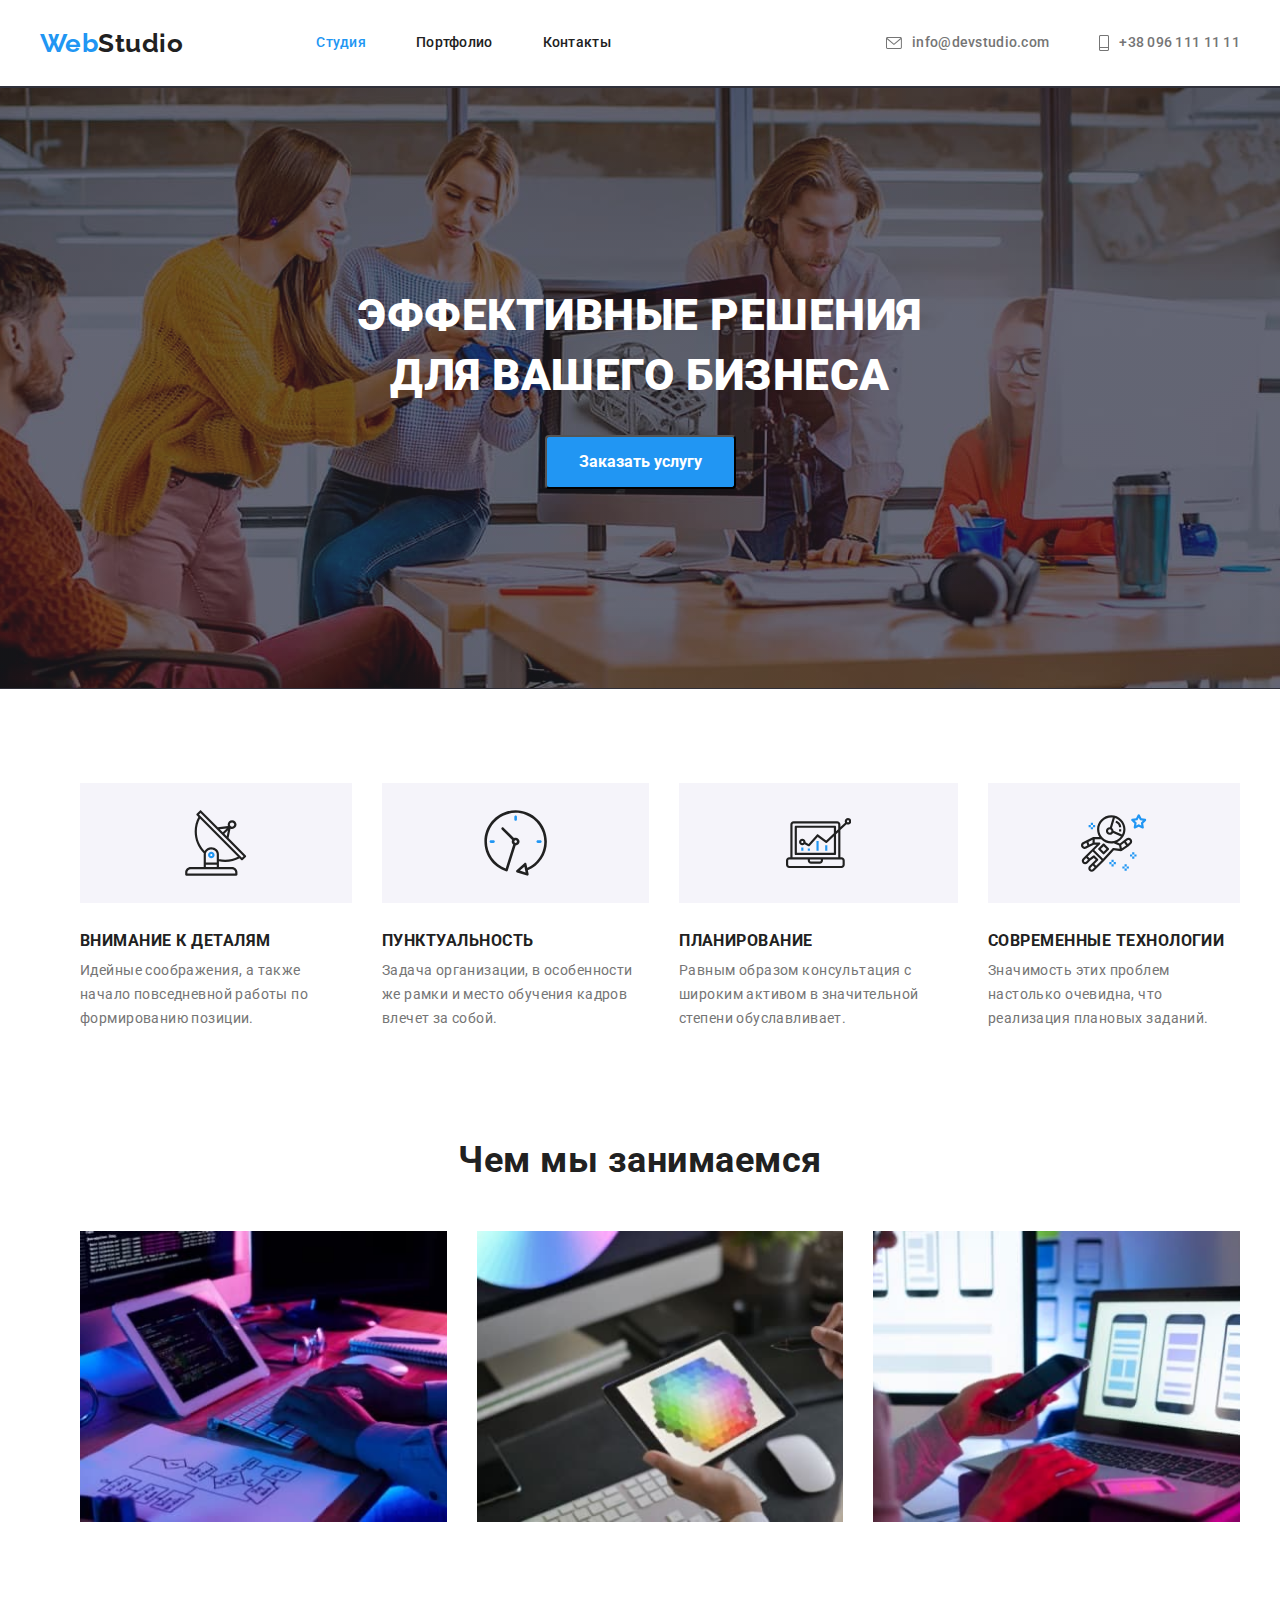
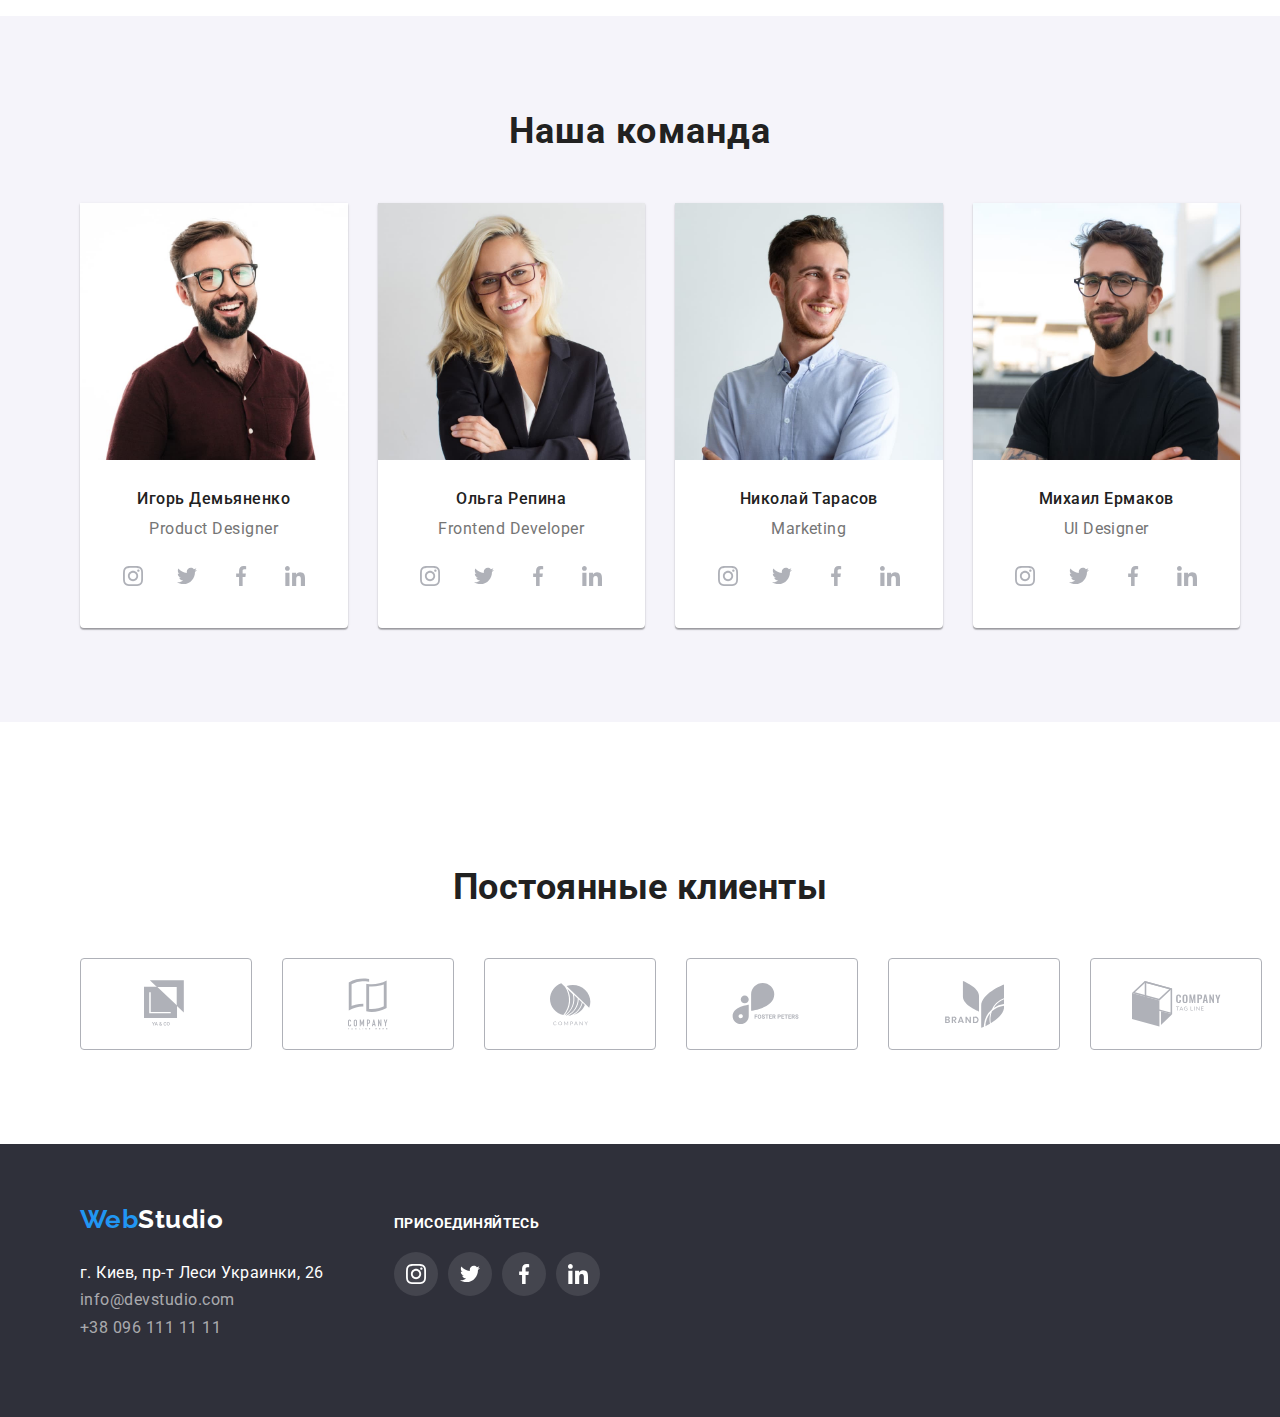
<file: index.html>
<!DOCTYPE html>
<html lang="ru">
  <head>
    <meta charset="UTF-8" />
    <meta name="viewport" content="width=device-width, initial-scale=1.0" />
    <title>Студия</title>
    <link
      href="https://fonts.googleapis.com/css2?family=Raleway&family=Roboto:wght@400;500;700;900&display=swap"
      rel="stylesheet"
    />
    <link rel="stylesheet" href="./css/normalize.css" />
    <link rel="stylesheet" href="./css/style.css" />
  </head>

  <body>
    <!-- Header -->
    <header class="page-header">
      <div class="conteiner">
        <nav class="flexbox">
          <a href="./index.html" class="logo"
            ><span class="logoblue">Web</span>Studio</a
          >

          <!-- Novigation-->
          <ul class="site-nav">
            <li class="item">
              <a class="link link-current" href="./index.html"> Студия</a>
            </li>
            <li class="item">
              <a class="link" href="./portfolio.html">Портфолио</a>
            </li>
            <li class="item">
              <a class="link" href="">Контакты</a>
            </li>
          </ul>

          <address class="addres">
            <ul class="auth-nav">
              <li class="item">
                <a class="link-addres" href="mailto:info@devstudio.com"
                  ><svg class="icon-mail hover">
                    <use href="./img/symbol-defs.svg#icon-hover"></use></svg
                  >info@devstudio.com</a
                >
              </li>
              <li class="item">
                <a class="link-addres" href="tel:+38-096-111-11-11"
                  ><svg class="icon-phone hover">
                    <use
                      href="./img/symbol-defs.svg#icon-smartphone"
                    ></use></svg
                  >+38 096 111 11 11</a
                >
              </li>
            </ul>
          </address>
        </nav>
      </div>
    </header>

    <!-- Главный Conteiner-->

    <main>
      <section class="hero">
        <div class="conteiner">
          <h1 class="hero-mane">Эффективные решения<br />для вашего бизнеса</h1>
          <button type="button" class="button-text">Заказать услугу</button>
        </div>
      </section>

      <!-- Блоки -->
      <section class="section">
        <div class="conteiner">
          <ul class="features-item">
            <li class="item-icon">
              <div class="icon-delivery">
                <svg class="icon-size">
                  <use href="./img/symbol-defs.svg#icon-antenna"></use>
                </svg>
              </div>
              <h2 class="title-features">Внимание к деталям</h2>
              <p class="text">
                Идейные соображения, а также начало повседневной работы по
                формированию позиции.
              </p>
            </li>
            <li class="item-icon">
              <div class="icon-delivery">
                <svg class="icon-size">
                  <use href="./img/symbol-defs.svg#icon-clock"></use>
                </svg>
              </div>
              <h2 class="title-features">Пунктуальность</h2>
              <p class="text">
                Задача организации, в особенности же рамки и место обучения
                кадров влечет за собой.
              </p>
            </li>
            <li class="item-icon">
              <div class="icon-delivery">
                <svg class="icon-size">
                  <use href="./img/symbol-defs.svg#icon-diagram"></use>
                </svg>
              </div>
              <h2 class="title-features">Планирование</h2>
              <p class="text">
                Равным образом консультация с широким активом в значительной
                степени обуславливает.
              </p>
            </li>
            <li class="item-icon">
              <div class="icon-delivery">
                <svg class="icon-size">
                  <use href="./img/symbol-defs.svg#icon-astronaut"></use>
                </svg>
              </div>
              <h2 class="title-features">Современные технологии</h2>
              <p class="text">
                Значимость этих проблем настолько очевидна, что реализация
                плановых заданий.
              </p>
            </li>
          </ul>
        </div>
      </section>

      <!-- Описание компании-->
      <section class="section no-padding">
        <div class="conteiner">
          <h3 class="title">Чем мы занимаемся</h3>
          <ul class="conteiner-work">
            <li class="work-list">
              <img
                src="./img/code3.jpeg"
                width="370"
                alt="Верстальщик пишет код"
              />
            </li>
            <li class="work-list">
              <img
                src="./img/color3.jpeg"
                width="370"
                alt="Выбирает цвет на макете"
              />
            </li>
            <li class="work-list">
              <img
                src="./img/phone3.jpeg"
                width="370"
                alt="Выбирает стиль для смартфонов"
              />
            </li>
          </ul>
        </div>
      </section>

      <!-- Команда -->
      <section class="section-comand no-padding">
        <div class="conteiner">
          <h4 class="title">Наша команда</h4>
          <ul class="people">
            <li class="working">
              <img
                src="./img/igor4.jpeg"
                width="270"
                alt="Фотография Игоря Демьяненко"
              />

              <h4 class="title-name">Игорь Демьяненко</h4>
              <p class="text-work">Product Designer</p>

              <ul class="icon-svg">
                <!-- Instagram -->
                <li class="icon-svg-list">
                  <a class="icon-set" href="#" aria-label="Instagram icon">
                    <svg class="link-svg">
                      <use href="./img/symbol-defs.svg#icon-instagram"></use>
                    </svg>
                  </a>
                </li>
                <!-- Twitter -->
                <li class="icon-svg-list">
                  <a class="icon-set" href="#" aria-label="twitter icon">
                    <svg class="link-svg">
                      <use href="./img/symbol-defs.svg#icon-twitter"></use>
                    </svg>
                  </a>
                </li>
                <!-- facebook -->
                <li class="icon-svg-list">
                  <a class="icon-set" href="#" aria-label="twitter icon">
                    <svg class="link-svg">
                      <use href="./img/symbol-defs.svg#icon-facebook"></use>
                    </svg>
                  </a>
                </li>
                <!-- linkedin -->
                <li class="icon-svg-list">
                  <a class="icon-set" href="#" aria-label="twitter icon">
                    <svg class="link-svg">
                      <use href="./img/symbol-defs.svg#icon-linkedin"></use>
                    </svg>
                  </a>
                </li>
              </ul>
            </li>

            <li class="working">
              <img
                src="./img/olga4.jpeg"
                width="270"
                alt="Фотография Ольги Репина"
              />

              <h4 class="title-name">Ольга Репина</h4>
              <p class="text-work">Frontend Developer</p>

              <ul class="icon-svg">
                <!-- Instagram -->
                <li class="icon-svg-list">
                  <a class="icon-set" href="#" aria-label="Instagram icon">
                    <svg class="link-svg">
                      <use href="./img/symbol-defs.svg#icon-instagram"></use>
                    </svg>
                  </a>
                </li>
                <!-- Twitter -->
                <li class="icon-svg-list">
                  <a class="icon-set" href="#" aria-label="twitter icon">
                    <svg class="link-svg">
                      <use href="./img/symbol-defs.svg#icon-twitter"></use>
                    </svg>
                  </a>
                </li>
                <!-- facebook -->
                <li class="icon-svg-list">
                  <a class="icon-set" href="#" aria-label="twitter icon">
                    <svg class="link-svg">
                      <use href="./img/symbol-defs.svg#icon-facebook"></use>
                    </svg>
                  </a>
                </li>
                <!-- linkedin -->
                <li class="icon-svg-list">
                  <a class="icon-set" href="#" aria-label="twitter icon">
                    <svg class="link-svg">
                      <use href="./img/symbol-defs.svg#icon-linkedin"></use>
                    </svg>
                  </a>
                </li>
              </ul>
            </li>
            <li class="working">
              <img
                src="./img/nikolai4.jpeg"
                width="270"
                alt="Фотография Николая Тарасов"
              />

              <h4 class="title-name">Николай Тарасов</h4>
              <p class="text-work">Marketing</p>

              <ul class="icon-svg">
                <!-- Instagram -->
                <li class="icon-svg-list">
                  <a class="icon-set" href="#" aria-label="Instagram icon">
                    <svg class="link-svg">
                      <use href="./img/symbol-defs.svg#icon-instagram"></use>
                    </svg>
                  </a>
                </li>
                <!-- Twitter -->
                <li class="icon-svg-list">
                  <a class="icon-set" href="#" aria-label="twitter icon">
                    <svg class="link-svg">
                      <use href="./img/symbol-defs.svg#icon-twitter"></use>
                    </svg>
                  </a>
                </li>
                <!-- facebook -->
                <li class="icon-svg-list">
                  <a class="icon-set" href="#" aria-label="twitter icon">
                    <svg class="link-svg">
                      <use href="./img/symbol-defs.svg#icon-facebook"></use>
                    </svg>
                  </a>
                </li>
                <!-- linkedin -->
                <li class="icon-svg-list">
                  <a class="icon-set" href="#" aria-label="twitter icon">
                    <svg class="link-svg">
                      <use href="./img/symbol-defs.svg#icon-linkedin"></use>
                    </svg>
                  </a>
                </li>
              </ul>
            </li>
            <li class="working">
              <img
                src="./img/misha4.jpeg"
                width="270"
                alt="Фотография Михаила Ермаков"
              />

              <h4 class="title-name">Михаил Ермаков</h4>
              <p class="text-work">UI Designer</p>

              <ul class="icon-svg">
                <!-- Instagram -->
                <li class="icon-svg-list">
                  <a class="icon-set" href="#" aria-label="Instagram icon">
                    <svg class="link-svg">
                      <use href="./img/symbol-defs.svg#icon-instagram"></use>
                    </svg>
                  </a>
                </li>
                <!-- Twitter -->
                <li class="icon-svg-list">
                  <a class="icon-set" href="#" aria-label="twitter icon">
                    <svg class="link-svg">
                      <use href="./img/symbol-defs.svg#icon-twitter"></use>
                    </svg>
                  </a>
                </li>
                <!-- facebook -->
                <li class="icon-svg-list">
                  <a class="icon-set" href="#" aria-label="twitter icon">
                    <svg class="link-svg">
                      <use href="./img/symbol-defs.svg#icon-facebook"></use>
                    </svg>
                  </a>
                </li>
                <!-- linkedin -->
                <li class="icon-svg-list">
                  <a class="icon-set" href="#" aria-label="twitter icon">
                    <svg class="link-svg">
                      <use href="./img/symbol-defs.svg#icon-linkedin"></use>
                    </svg>
                  </a>
                </li>
              </ul>
            </li>
          </ul>
        </div>
      </section>

      <!-- Наши клиенты-компании -->

      <section class="blok-client">
        <div class="conteiner">
          <h2 class="title">Постоянные клиенты</h2>
          <ul class="client flexbox">
            <li class="icon-client">
              <a href="" class="icon-hover-link">
                <svg class="clients-icon" width="44" height="49">
                  <use href="./img/symbol-defs2.svg#icon-logo-1"></use>
                </svg>
              </a>
            </li>
            <li class="icon-client">
              <a href="" class="icon-hover-link">
                <svg class="clients-icon" width="40" height="52">
                  <use href="./img/symbol-defs2.svg#icon-logo-2"></use>
                </svg>
              </a>
            </li>
            <li class="icon-client">
              <a href="" class="icon-hover-link">
                <svg class="clients-icon" width="41" height="43">
                  <use href="./img/symbol-defs2.svg#icon-logo-3"></use>
                </svg>
              </a>
            </li>
            <li class="icon-client">
              <a href="" class="icon-hover-link">
                <svg class="clients-icon" width="80" height="42">
                  <use href="./img/symbol-defs2.svg#icon-logo-4"></use>
                </svg>
              </a>
            </li>
            <li class="icon-client">
              <a href="" class="icon-hover-link">
                <svg class="clients-icon" width="59" height="47">
                  <use href="./img/symbol-defs2.svg#icon-logo-5"></use>
                </svg>
              </a>
            </li>
            <li class="icon-client">
              <a href="" class="icon-hover-link">
                <svg class="clients-icon" width="89" height="46">
                  <use href="./img/symbol-defs2.svg#icon-logo-6"></use>
                </svg>
              </a>
            </li>
          </ul>
        </div>
      </section>
    </main>

    <!-- Footer -->
    <footer class="background-footer">
      <div class="conteiner footer-flexbox">
        <div class="footer-maps">
          <address class="adress-maps">
            <ul class="">
              <li class="info">
                <a href="./index.html" class="logo norm"
                  ><span class="logoblue">Web</span
                  ><span class="logowhait">Studio</span>
                </a>
              </li>
              <li class="info">г. Киев, пр-т Леси Украинки, 26</li>
              <li class="info">
                <a class="alfa" href="mailto:info@devstudio.com"
                  >info@devstudio.com</a
                >
              </li>
              <li class="info">
                <a class="alfa" href="tel:+38-096-111-11-11"
                  >+38 096 111 11 11</a
                >
              </li>
            </ul>
          </address>
        </div>

        <div class="footer-icon">
          <h3 class="title title-icon">присоединяйтесь</h3>
          <ul class="icon-svg">
            <!-- Instagram -->
            <li class="icon-svg-list">
              <a
                class="icon-set footer-icon-set"
                href="#"
                aria-label="Instagram icon"
              >
                <svg class="link-svg footer-link-svg">
                  <use href="./img/symbol-defs.svg#icon-instagram"></use>
                </svg>
              </a>
            </li>
            <!-- Twitter -->
            <li class="icon-svg-list">
              <a
                class="icon-set footer-icon-set"
                href="#"
                aria-label="twitter icon"
              >
                <svg class="link-svg footer-link-svg">
                  <use href="./img/symbol-defs.svg#icon-twitter"></use>
                </svg>
              </a>
            </li>
            <!-- facebook -->
            <li class="icon-svg-list">
              <a
                class="icon-set footer-icon-set"
                href="#"
                aria-label="twitter icon"
              >
                <svg class="link-svg footer-link-svg">
                  <use href="./img/symbol-defs.svg#icon-facebook"></use>
                </svg>
              </a>
            </li>
            <!-- linkedin -->
            <li class="icon-svg-list">
              <a
                class="icon-set footer-icon-set"
                href="#"
                aria-label="twitter icon"
              >
                <svg class="link-svg footer-link-svg">
                  <use href="./img/symbol-defs.svg#icon-linkedin"></use>
                </svg>
              </a>
            </li>
          </ul>
        </div>
      </div>
    </footer>
  </body>
</html>
</file>
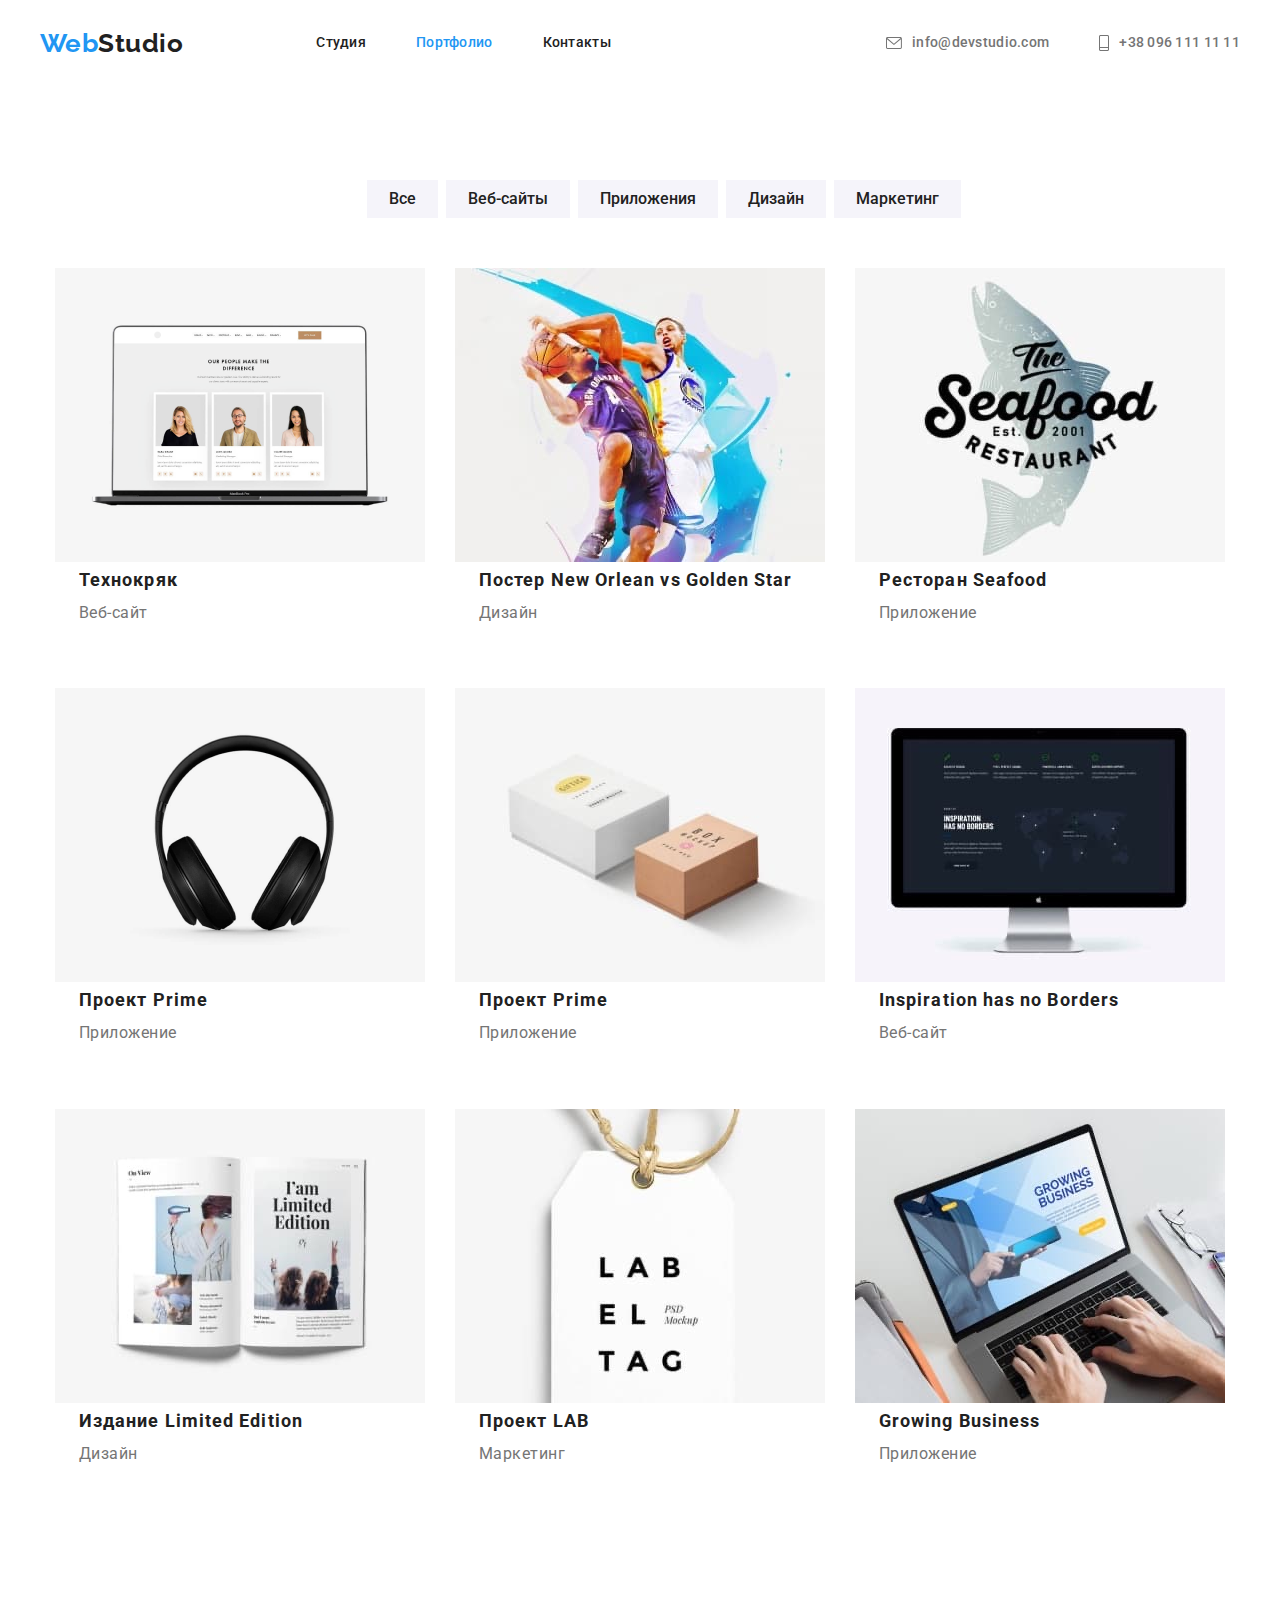
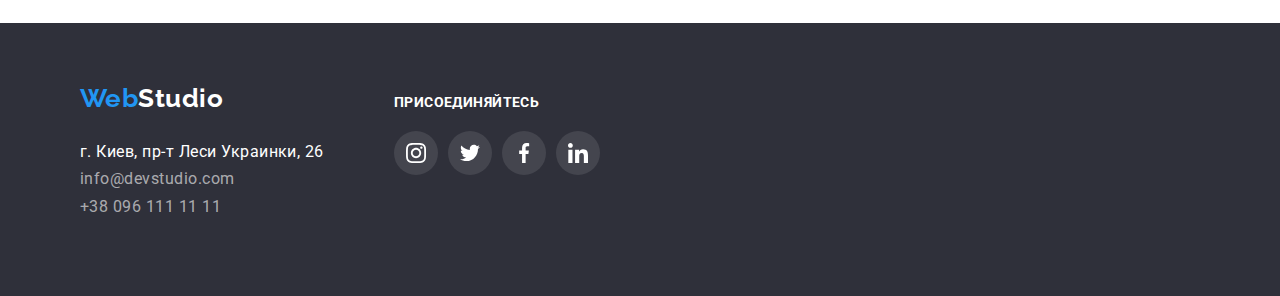
<file: portfolio.html>
<!DOCTYPE html>
<html lang="ru">
  <head>
    <meta charset="UTF-8" />
    <meta name="viewport" content="width=device-width, initial-scale=1.0" />
    <title>Портфолио</title>
    <link
      href="https://fonts.googleapis.com/css2?family=Raleway&family=Roboto:wght@400;500;700;900&display=swap"
      rel="stylesheet"
    />
    <link rel="stylesheet" href="./css/normalize.css" />
    <link rel="stylesheet" href="./css/style.css" />
  </head>
  <body>
    <!-- Header -->
    <header class="page-header">
      <div class="conteiner">
        <nav class="flexbox">
          <a href="./index.html" class="logo"
            ><span class="logoblue">Web</span>Studio</a
          >
          <ul class="site-nav">
            <li class="item">
              <a class="link" href="./index.html">Студия</a>
            </li>
            <li class="item">
              <a class="link-current link" href="./portfolio.html">Портфолио</a>
            </li>
            <li class="item">
              <a class="link" href="">Контакты</a>
            </li>
          </ul>

          <address class="addres">
            <ul class="auth-nav">
              <li class="item">
                <a class="link-addres" href="mailto:info@devstudio.com"
                  ><svg class="icon-mail hover">
                    <use href="./img/symbol-defs.svg#icon-hover"></use></svg
                  >info@devstudio.com</a
                >
              </li>
              <li class="item">
                <a class="link-addres" href="tel:+38-096-111-11-11"
                  ><svg class="icon-phone hover">
                    <use
                      href="./img/symbol-defs.svg#icon-smartphone"
                    ></use></svg
                  >+38 096 111 11 11</a
                >
              </li>
            </ul>
          </address>
        </nav>
      </div>
    </header>
    <!-- container projeck -->

    <main>
      <section class="button-pad">
        <div class="conteiner">
          <ul class="button">
            <li class="item-btn">
              <button type="button" class="btn">Все</button>
            </li>
            <li class="item-btn">
              <button type="button" class="btn">Веб-сайты</button>
            </li>
            <li class="item-btn">
              <button type="button" class="btn">Приложения</button>
            </li>
            <li class="item-btn">
              <button type="button" class="btn">Дизайн</button>
            </li>
            <li class="item-btn">
              <button type="button" class="btn">Маркетинг</button>
            </li>
          </ul>
        </div>
      </section>

      <section class="conteiner-box">
        <div class="conteiner-portfolio">
          <ul class="features">
            <li class="item-box">
              <img src="./img/Tehnokriak2.png" width="370" alt="Ноутбук" />
              <div class="features-tex">
                <h4 class="poster">Технокряк</h4>
                <p class="poster-name">Веб-сайт</p>
              </div>
            </li>

            <li class="item-box">
              <img
                src="./img/game2.jpeg"
                width="370"
                alt="Два парня играют в баскетбол"
              />
              <div class="features-tex">
                <h4 class="poster">Постер New Orlean vs Golden Star</h4>
                <p class="poster-name">Дизайн</p>
              </div>
            </li>

            <li class="item-box">
              <img
                src="./img/seafood2.jpeg"
                width="370"
                alt="Логотип ресторана Seafood"
              />
              <div class="features-tex">
                <h4 class="poster">Ресторан Seafood</h4>
                <p class="poster-name">Приложение</p>
              </div>
            </li>

            <li class="item-box">
              <img src="./img/prime2.png" width="370" alt="Наушники" />
              <div class="features-tex">
                <h4 class="poster">Проект Prime</h4>
                <p class="poster-name">Приложение</p>
              </div>
            </li>

            <li class="item-box">
              <img src="./img/boxes2.jpeg" width="370" alt="Коробки" />
              <div class="features-tex">
                <h4 class="poster">Проект Prime</h4>
                <p class="poster-name">Приложение</p>
              </div>
            </li>

            <li class="item-box">
              <img src="./img/comp2.jpeg" width="370" alt="Монитор" />
              <div class="features-tex">
                <h4 class="poster">Inspiration has no Borders</h4>
                <p class="poster-name">Веб-сайт</p>
              </div>
            </li>

            <li class="item-box">
              <img src="./img/books2.jpeg" width="370" alt="Журнал" />
              <div class="features-tex">
                <h4 class="poster">Издание Limited Edition</h4>
                <p class="poster-name">Дизайн</p>
              </div>
            </li>

            <li class="item-box">
              <img src="./img/labe2.jpeg" width="370" alt="Лейба" />
              <div class="features-tex">
                <h4 class="poster">Проект LAB</h4>
                <p class="poster-name">Маркетинг</p>
              </div>
            </li>

            <li class="item-box">
              <img
                src="./img/noute2.jpeg"
                width="370"
                alt="Человек работает на ноутбуке"
              />
              <div class="features-tex">
                <h4 class="poster">Growing Business</h4>
                <p class="poster-name">Приложение</p>
              </div>
            </li>
          </ul>
        </div>
      </section>
    </main>
    <!-- Footer -->
    <footer class="background-footer">
      <div class="conteiner footer-flexbox">
        <div class="footer-maps">
          <address class="adress-maps">
            <ul class="">
              <li class="info">
                <a href="./index.html" class="logo norm"
                  ><span class="logoblue">Web</span
                  ><span class="logowhait">Studio</span>
                </a>
              </li>
              <li class="info">г. Киев, пр-т Леси Украинки, 26</li>
              <li class="info">
                <a class="alfa" href="mailto:info@devstudio.com"
                  >info@devstudio.com</a
                >
              </li>
              <li class="info">
                <a class="alfa" href="tel:+38-096-111-11-11"
                  >+38 096 111 11 11</a
                >
              </li>
            </ul>
          </address>
        </div>

        <div class="footer-icon">
          <h3 class="title-icon">присоединяйтесь</h3>
          <ul class="icon-svg">
            <!-- Instagram -->
            <li class="icon-svg-list">
              <a
                class="icon-set footer-icon-set"
                href="#"
                aria-label="Instagram icon"
              >
                <svg class="link-svg footer-link-svg">
                  <use href="./img/symbol-defs.svg#icon-instagram"></use>
                </svg>
              </a>
            </li>
            <!-- Twitter -->
            <li class="icon-svg-list">
              <a
                class="icon-set footer-icon-set"
                href="#"
                aria-label="twitter icon"
              >
                <svg class="link-svg footer-link-svg">
                  <use href="./img/symbol-defs.svg#icon-twitter"></use>
                </svg>
              </a>
            </li>
            <!-- facebook -->
            <li class="icon-svg-list">
              <a
                class="icon-set footer-icon-set"
                href="#"
                aria-label="twitter icon"
              >
                <svg class="link-svg footer-link-svg">
                  <use href="./img/symbol-defs.svg#icon-facebook"></use>
                </svg>
              </a>
            </li>
            <!-- linkedin -->
            <li class="icon-svg-list">
              <a
                class="icon-set footer-icon-set"
                href="#"
                aria-label="twitter icon"
              >
                <svg class="link-svg footer-link-svg">
                  <use href="./img/symbol-defs.svg#icon-linkedin"></use>
                </svg>
              </a>
            </li>
          </ul>
        </div>
      </div>
    </footer>
  </body>
</html>
</file>
<file: css/style.css>
:root {
  --primary-text-color: #212121;
  --title-text-color: #757575;
  --accent-color: #2196f3;
  --white-text-color: #ffffff;
  --hero-color: #2f303a;
  --alfa-color: rgba(255, 255, 255, 0.6);
  --comand-color: #f5f4fa;
  --button-partfolio-colot: #f5f4fa;
  --background-item: #f5f4fa;
  --color-icon: #afb1b8;
  --hover-partfolio: rgba(0, 0, 0, 0.12), 0px 4px 4px rgba(0, 0, 0, 0.06),
    1px 4px 6px rgba(0, 0, 0, 0.16);
}

ul {
  list-style: none;
  text-decoration: none;
  margin-top: 0;
  margin-bottom: 0;
}

/* цвет основного цвета #212121 */
/* вторичный цвет текста #757575 */
/* белый  #ffffff*/
/* акцент #2196F3 */
/* вторичный цвет фона #2F303A */
/* вторичный цвет фона2 #F5F4FA */

body {
  background-color: var(--white-text-color);
  color: var(--primary-text-color);

  font-family: Roboto, sans-serif;
  letter-spacing: 0.03em;
}

img {
  display: block;
  max-width: 100%;
  height: auto;
}

/* my conteiner */
.conteiner {
  margin-left: auto;
  margin-right: auto;
  width: 1200px;
  padding-left: 15px;
  padding-right: 15px;
}

/* header */

.flexbox {
  display: flex;
  align-items: center;
}

/* logo */
.logo {
  color: var(--primary-text-color);

  font-family: Raleway, cursive;
  font-weight: 700;
  text-decoration: none;
  font-size: 26px;
  line-height: 1.19;
}

.logoblue {
  color: var(--accent-color);
}

/* site-nav */
.site-nav {
  display: flex;
  margin-left: 93px;
}

.site-nav .item:not(:last-child) {
  margin-right: 50px;
}
.site-nav .link {
  display: block;
  padding-top: 35px;
  padding-bottom: 35px;

  color: var(--primary-text-color);

  text-decoration: none;
  font-family: inherit;
  font-weight: 500;
  font-size: 14px;
  line-height: 1.14;
  letter-spacing: 0.02em;
}

.site-nav .link:hover,
.site-nav .link:focus {
  color: var(--accent-color);
}

.site-nav .link-current {
  color: var(--accent-color);

  text-decoration: none;
  display: inline-block;
}

/* addres */

.addres .link-addres {
  color: var(--title-text-color);
  display: flex;

  text-decoration: none;
  font-weight: 500;
  font-size: 14px;
  line-height: 1.14;
  letter-spacing: 0.02em;
  font-style: normal;
}

.link-addres {
  display: flex;
  align-items: center;
}
.icon-mail {
  width: 16px;
  height: 12px;

  margin-right: 10px;

  fill: currentColor;
}
.icon-phone {
  width: 10px;
  height: 16px;

  margin-right: 10px;

  fill: currentColor;
}

.link-addres:hover,
.link-addres:focus {
  color: var(--accent-color);
}

.link-addres:hover .hover {
  fill: var(--accent-color);
}
.link-addres:hover .icon-phone {
  fill: var(--accent-color);
}

.addres {
  margin-left: auto;
}

/* auth nav */

.auth-nav {
  display: flex;
}

.auth-nav .item + .item {
  margin-left: 50px;
}

.section-title {
  color: var(--primary-text-color);
}

.section {
  margin-bottom: 94px;
}

.section.no-padding {
  padding-top: 0px;
  padding-bottom: 0px;
}

/* features */
.conteiner-portfolio {
  width: 1170px;
  margin-left: auto;
  margin-right: auto;
}

.features-item {
  display: flex;
}
.features-item .item {
  width: 270px;
}
.features-item .item-icon:not(:last-child) {
  margin-right: 30px;
}

.item-icon .icon-delivery {
  display: flex;
  align-items: center;
  justify-content: center;

  background-color: var(--background-item);
  width: 100%;
  height: 120px;
  margin-bottom: 30px;
}
.icon-size {
  width: 65.32px;
  height: 70px;
}

.features {
  display: flex;
  flex-wrap: wrap;
  padding: 0;
}
/* Формула calc */

.features .item-box {
  width: calc((100% - 60px) / 3);
  margin-right: 30px;
  margin-bottom: 30px;
}

.item-box:nth-child(3n) {
  margin-right: 0px;
}

.poster-name {
  margin-top: 0px;
  margin-bottom: 0px;
  color: var(--primary-text-color);
  font-weight: 400;
  font-size: 16px;
  line-height: 1.88;
  letter-spacing: 0.03em;
}

.poster-name:nth-last-child(-n + 3),
.item-box:nth-last-child(-n + 3) {
  margin-bottom: 30px;
}

.item-box:hover {
  box-shadow: 0px 1px 1px rgba(0, 0, 0, 0.12), 0px 4px 4px rgba(0, 0, 0, 0.06),
    1px 4px 6px rgba(0, 0, 0, 0.16);
}

.features .title {
  color: var(--primary-text-color);
}

.conteiner-work {
  display: flex;
  flex-wrap: wrap;
}
.work-list {
  width: calc((100% - 60px) / 3);
  margin-right: 30px;
}
.work-list:nth-child(3n) {
  margin-right: 0px;
}

.people {
  display: flex;
  justify-content: center;
}
.working {
  text-align: center;
  padding-bottom: 30px;
  background-color: var(--white-text-color);

  box-shadow: 0px 1px 3px rgba(0, 0, 0, 0.12), 0px 1px 1px rgba(0, 0, 0, 0.14),
    0px 2px 1px rgba(0, 0, 0, 0.2);
  border-radius: 0px 0px 4px 4px;
}
.working:not(:last-child) {
  margin-right: 30px;
}

.icon-svg {
  display: flex;
  justify-content: center;
  padding-left: 0;
}
.icon-svg:not(:last-child) {
  margin-right: 10px;
}

.link-svg {
  fill: var(--color-icon);
  width: 20px;
  height: 20px;
}
.icon-set {
  width: 44px;
  height: 44px;
  border-radius: 50%;
  display: flex;
  justify-content: center;
  align-items: center;
}

.icon-set:hover,
.icon-set:focus {
  background-color: var(--accent-color);
}

.icon-set:hover .link-svg,
.icon-set:focus .link-svg {
  fill: var(--white-text-color);
}

.section-comand {
  font-size: 36px;
  line-height: 1.17;
  /* text-align: center; */
  letter-spacing: 0.03em;
  margin-top: 0px;
  margin-bottom: 50px;
}
.title {
  font-style: normal;
  font-weight: 700;
  font-size: 36px;
  line-height: 1.17;
  text-align: center;
  margin-top: 0;
  margin-bottom: 50px;
  margin-left: auto;
  margin-right: auto;
}

.title-features {
  font-weight: 700;
  font-size: 16px;
  line-height: 16px;
  letter-spacing: 1.14;
  text-transform: uppercase;
  margin-top: 0px;
  margin-bottom: 10px;
}

.text {
  color: var(--title-text-color);
  font-family: Roboto;
  font-size: 14px;
  line-height: 1.71;
  letter-spacing: 0.03em;
  margin-top: 0px;
}
/* work peple */
.title-name {
  color: var(--primary-text-color);
  font-weight: 500;
  margin-top: 0px;
  margin-bottom: 10px;
  padding-top: 30px;

  font-size: 16px;
  line-height: 1.18;
  letter-spacing: 0.03em;
}
.text-work {
  color: var(--title-text-color);
  margin-top: 0px;
  margin-top: 0;
  margin-bottom: 16px;
  font-size: 16px;
  font-weight: 400;
  line-height: 1.19;
  letter-spacing: 0.03em;
}

.title-name .text-work {
  font-size: 16px;
  line-height: 1.19;
  text-align: center;
  letter-spacing: 0.03em;
}
/* portfolio poster */
.poster {
  margin-top: 0;
  margin-bottom: 0;

  color: var(--primary-text-color);

  font-weight: 700;
  font-size: 18px;
  line-height: 2;
  letter-spacing: 0.06em;
}
.poster-name {
  margin-top: 0;
  margin-bottom: 30px;

  color: var(--title-text-color);

  font-size: 16px;
  line-height: 1.9;
  letter-spacing: 0.03em;
}

/* button */
.button-pad {
  padding-top: 94px;
  padding-bottom: 50px;

  border: none;
}
.button-text {
  align-items: center;
  border-radius: 4px;
  padding: 10px 32px;

  background-color: var(--accent-color);
  color: var(--white-text-color);

  font-family: inherit;
  font-weight: 700;
  font-size: 16px;
  line-height: 1.88;
}

.alfa {
  color: var(--alfa-color);
  text-decoration: none;
}

.hero {
  margin-top: 0px;
  margin-bottom: 94px;

  padding-top: 200px;
  padding-bottom: 200px;

  background-color: var(--hero-color);

  background-image: linear-gradient(
      rgba(47, 48, 58, 0.4),
      rgba(47, 48, 58, 0.4)
    ),
    url(../img/work.jpeg);

  background-repeat: no-repeat;
  background-size: auto;
  background-position: center;

  text-align: center;
}

.hero-mane {
  margin-top: 0;
  margin-bottom: 30;

  color: var(--white-text-color);

  font-weight: 900;
  font-size: 44px;
  line-height: 1.36;
  text-align: center;
  text-transform: uppercase;
}

/* Команда */
.section-comand {
  background-color: var(--comand-color);
  padding-top: 94px;
  padding-bottom: 94px;
}
.icon-client:not(:last-child) {
  margin-right: 30px;
}

.icon-hover-link {
  background-color: var(--white-text-color);
  display: flex;
  justify-content: center;
  align-items: center;
  width: 170px;
  height: 90px;
  border: 1px solid var(--color-icon);
  border-radius: 4px;
}
.icon-hover-link:hover,
.icon-hover-link:focus {
  border: 1px solid var(--accent-color);
}
.features-tex {
  margin-left: 24px;
}
.clients-icon {
  fill: var(--color-icon);
}

.icon-hover-link:hover .clients-icon {
  fill: var(--accent-color);
}

/* кнопки */

.button {
  display: flex;
  justify-content: center;
}

.button .item-btn {
  margin-left: 8px;
}

.btn:hover,
.btn:focus {
  background-color: var(--accent-color);
  color: var(--white-text-color);
}
.conteiner-box {
  padding-bottom: 94px;
}
.btn {
  padding-top: 6px;
  padding-bottom: 6px;
  padding-left: 22px;
  padding-right: 22px;
  border: none;

  font-weight: 500;
  font-size: 16px;
  line-height: 1.63;

  background-color: var(--button-partfolio-colot);
  color: var(--primary-text-color);
}

/* Old clients */

.blok-client {
  padding-top: 94px;
  padding-bottom: 94px;
}

/* footer */

.background-footer {
  background-color: var(--hero-color);
  padding-top: 60px;
  padding-bottom: 60px;
}
.footer-flexbox {
  display: flex;
  align-items: baseline;
}

.footer-maps {
  display: block;
  margin-right: 70px;
}

.adress-maps {
  margin-bottom: 20px;
  display: block;

  color: var(--white-text-color);

  font-style: normal;
}
.logowhait {
  color: var(--white-text-color);
}
.norm {
  display: inline-block;
  margin: 0;
  margin-bottom: 20px;
}
.info {
  display: block;
  margin-bottom: 9px;
}

.footer-icon {
  display: block;
  margin-left: 100;
}

.footer-icon-set {
  background-color: rgba(255, 255, 255, 0.1);
}

.footer-link-svg {
  fill: var(--white-text-color);
}
.icon-svg-list:not(:last-child) {
  margin-right: 10px;
}

/* .icon-svg-list {
  list-style: none;
} */

.title-icon {
  display: flex;
  align-items: baseline;

  font-size: 14px;
  line-height: 1.14;
  letter-spacing: 0.03em;
  text-transform: uppercase;

  color: var(--white-text-color);

  margin-top: 0;
  margin-bottom: 20px;
}
</file>
